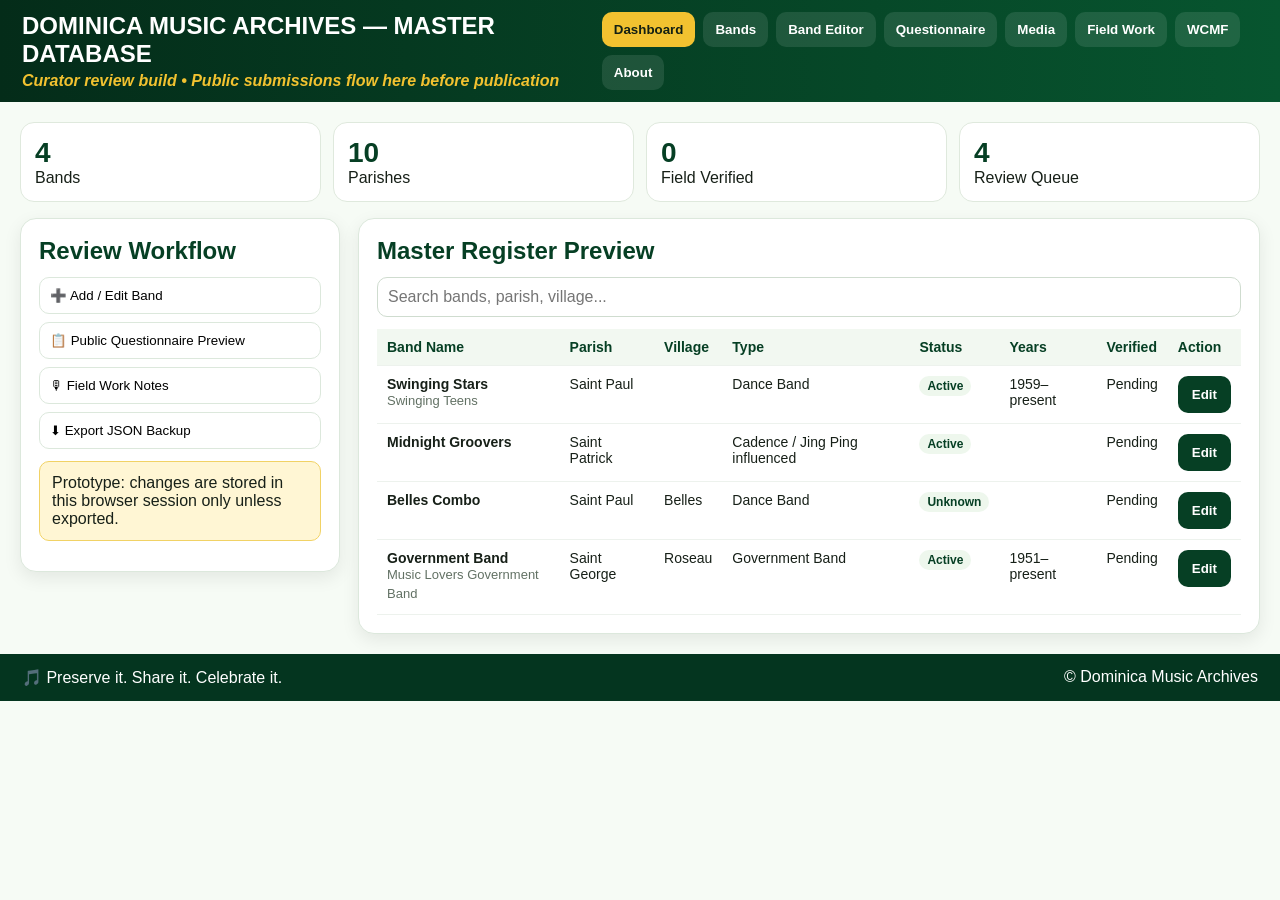
<file: index.html>
<!doctype html>
<html lang="en">
<head>
<meta charset="utf-8">
<meta name="viewport" content="width=device-width, initial-scale=1">
<title>Dominica Music Archives — Master Database</title>
<style>
:root { --green:#063f24; --gold:#f2c230; --cream:#fffdf4; --ink:#172018; --muted:#627164; }
* { box-sizing:border-box; }
body { margin:0; font-family:Arial, Helvetica, sans-serif; background:#f6fbf5; color:var(--ink); }
header { background:linear-gradient(90deg,#042c19,#07552f); color:white; padding:12px 22px; display:flex; align-items:center; gap:16px; justify-content:space-between; }
.brand h1 { margin:0; font-size:24px; }
.brand p { margin:4px 0 0; color:var(--gold); font-weight:800; font-style:italic; }
nav { display:flex; flex-wrap:wrap; gap:8px; }
nav button { border:0; background:rgba(255,255,255,.1); color:white; padding:10px 12px; border-radius:10px; font-weight:800; cursor:pointer; }
nav button.active { background:var(--gold); color:#132013; }
main { padding:20px; }
.page { display:none; }
.page.active { display:block; }
.grid { display:grid; grid-template-columns: 320px 1fr; gap:18px; align-items:start; }
.card { background:white; border:1px solid #dce8dc; border-radius:16px; box-shadow:0 6px 18px rgba(0,0,0,.08); overflow:hidden; }
.panel { padding:18px; }
h2 { color:var(--green); margin:0 0 12px; }
.stats { display:grid; grid-template-columns:repeat(4,1fr); gap:12px; margin-bottom:16px; }
.stat { background:#fff; border:1px solid #dfe9dd; border-radius:14px; padding:14px; }
.stat strong { display:block; font-size:28px; color:var(--green); }
.toolbar { display:flex; gap:10px; margin-bottom:12px; flex-wrap:wrap; }
input, select, textarea { width:100%; padding:10px; border:1px solid #cfdccf; border-radius:10px; font:inherit; }
textarea { min-height:90px; }
button.primary { background:var(--green); color:white; border:0; border-radius:10px; padding:11px 14px; font-weight:900; cursor:pointer; }
button.gold { background:var(--gold); color:#152015; border:0; border-radius:10px; padding:11px 14px; font-weight:900; cursor:pointer; }
table { width:100%; border-collapse:collapse; font-size:14px; }
th, td { border-bottom:1px solid #edf2ed; padding:10px; text-align:left; vertical-align:top; }
th { background:#f2f8f1; color:var(--green); position:sticky; top:0; }
.badge { display:inline-block; border-radius:999px; padding:3px 8px; background:#eef7ed; color:var(--green); font-weight:800; font-size:12px; }
.form-grid { display:grid; grid-template-columns:repeat(2,1fr); gap:12px; }
label { font-size:13px; color:var(--green); font-weight:900; display:block; margin-bottom:4px; }
.notice { padding:12px; background:#fff6d4; border:1px solid #f1d265; border-radius:10px; margin:12px 0; }
.small { color:var(--muted); font-size:13px; line-height:1.45; }
.sidebar button { display:block; width:100%; margin-bottom:8px; text-align:left; background:white; border:1px solid #dce8dc; border-radius:10px; padding:10px; cursor:pointer; }
.sidebar button:hover { background:#f5fff4; }
footer { padding:14px 22px; background:#04351f; color:white; display:flex; justify-content:space-between; gap:12px; }
@media(max-width:900px) { .grid { grid-template-columns:1fr; } .stats { grid-template-columns:repeat(2,1fr); } .form-grid { grid-template-columns:1fr; } }
</style>
</head>
<body>
<header>
  <div class="brand">
    <h1>DOMINICA MUSIC ARCHIVES — MASTER DATABASE</h1>
    <p>Curator review build • Public submissions flow here before publication</p>
  </div>
  <nav>
    <button class="nav active" data-page="dashboard">Dashboard</button>
    <button class="nav" data-page="bands">Bands</button>
    <button class="nav" data-page="editor">Band Editor</button>
    <button class="nav" data-page="questionnaire">Questionnaire</button>
    <button class="nav" data-page="media">Media</button>
    <button class="nav" data-page="fieldwork">Field Work</button>
    <button class="nav" data-page="wcmf">WCMF</button>
    <button class="nav" data-page="about">About</button>
  </nav>
</header>

<main>
<section id="dashboard" class="page active">
  <div class="stats">
    <div class="stat"><strong id="statBands">0</strong>Bands</div>
    <div class="stat"><strong>10</strong>Parishes</div>
    <div class="stat"><strong id="statVerified">0</strong>Field Verified</div>
    <div class="stat"><strong id="statQueue">0</strong>Review Queue</div>
  </div>
  <div class="grid">
    <aside class="card panel sidebar">
      <h2>Review Workflow</h2>
      <button onclick="showPage('editor')">➕ Add / Edit Band</button>
      <button onclick="showPage('questionnaire')">📋 Public Questionnaire Preview</button>
      <button onclick="showPage('fieldwork')">🎙 Field Work Notes</button>
      <button onclick="exportJSON()">⬇ Export JSON Backup</button>
      <div class="notice">Prototype: changes are stored in this browser session only unless exported.</div>
    </aside>
    <section class="card panel">
      <h2>Master Register Preview</h2>
      <div class="toolbar"><input id="dashSearch" placeholder="Search bands, parish, village..." oninput="renderTable('dashTable', this.value)"></div>
      <div style="max-height:520px; overflow:auto;"><table id="dashTable"></table></div>
    </section>
  </div>
</section>

<section id="bands" class="page">
  <div class="card panel">
    <h2>Searchable Band Directory</h2>
    <div class="toolbar">
      <input id="bandSearch" placeholder="Search band, parish, village, status..." oninput="renderTable('bandTable', this.value)">
      <button class="primary" onclick="showPage('editor')">Add New Band</button>
      <button class="gold" onclick="exportJSON()">Export</button>
    </div>
    <div style="max-height:650px; overflow:auto;"><table id="bandTable"></table></div>
  </div>
</section>

<section id="editor" class="page">
  <div class="card panel">
    <h2>Band Editor</h2>
    <p class="small">Curator/admin use: Identity, Location, Description/Repertoire, Contact/Media, Internal Research, and Field Verification.</p>
    <div class="form-grid">
      <div><label>Band Name *</label><input id="eBandName"></div>
      <div><label>Also Known As</label><input id="eAlso"></div>
      <div><label>Band Type *</label><select id="eType"><option>Band</option><option>Steel Band</option><option>Chorale Group</option><option>Government Band</option><option>Dance Band</option><option>Cadence</option><option>Bouyon</option></select></div>
      <div><label>Status</label><select id="eStatus"><option>Unknown</option><option>Active</option><option>Dissolved</option><option>Inactive</option></select></div>
      <div><label>Active Years</label><input id="eYears" placeholder="e.g. 1965–1983 or 1978–present"></div>
      <div><label>Parish *</label><select id="eParish"><option>Saint John</option><option>Saint Andrew</option><option>Saint Peter</option><option>Saint Joseph</option><option>Saint David</option><option>Saint Paul</option><option>Saint George</option><option>Saint Patrick</option><option>Saint Luke</option><option>Saint Mark</option></select></div>
      <div><label>Village / Community</label><input id="eVillage"></div>
      <div><label>Leader / Contact Name</label><input id="eLeader"></div>
      <div style="grid-column:1/-1"><label>Description / Ethnographic Notes</label><textarea id="eDesc"></textarea></div>
      <div><label>Instruments</label><textarea id="eInstruments"></textarea></div>
      <div><label>Members</label><textarea id="eMembers"></textarea></div>
      <div><label>Image URL</label><input id="eImage"></div>
      <div><label>Audio URL</label><input id="eAudio"></div>
      <div style="grid-column:1/-1"><label>Internal Notes</label><textarea id="eInternal"></textarea></div>
      <div><label><input type="checkbox" id="eVerified" style="width:auto"> Field-Verified Entry</label></div>
    </div>
    <br><button class="primary" onclick="saveBand()">Save Band</button>
    <button class="gold" onclick="clearEditor()">Clear</button>
    <div class="notice">No delete button in this proof. Admin deletion can be added later behind protection.</div>
  </div>
</section>

<section id="questionnaire" class="page">
  <div class="card panel">
    <h2>Questionnaire — Contribute to the Research</h2>
    <p>Help document the history of music and bands in Dominica. Share what you know — from interview, memory, or knowledge of a musician or band.</p>
    <div class="form-grid">
      <div><label>Your Name</label><input placeholder="Optional — helps us follow up"></div>
      <div><label>Your Role / Connection</label><select><option>Select...</option><option>Musician</option><option>Family Member</option><option>Band Leader</option><option>Historian</option><option>Fan / Community Member</option></select></div>
      <div><label>Contact Email or Phone</label><input placeholder="Optional — for follow-up only"></div>
      <div><label>Band Name *</label><input></div>
      <div><label>Also Known As</label><input placeholder="Aliases, abbreviations, alternate spellings"></div>
      <div><label>Band Type / Genre</label><select><option>Select type...</option><option>Dance Band</option><option>Steel Band</option><option>Chorale Group</option><option>Cadence</option><option>Bouyon</option><option>Government Band</option></select></div>
      <div><label>Status</label><select><option>Select...</option><option>Active</option><option>Dissolved</option><option>Unknown</option></select></div>
      <div><label>Active Years</label><input placeholder="e.g. 1965–1983, or 1978–present"></div>
      <div><label>Parish</label><select><option>Select parish...</option><option>Saint John</option><option>Saint Andrew</option><option>Saint Peter</option><option>Saint Joseph</option><option>Saint David</option><option>Saint Paul</option><option>Saint George</option><option>Saint Patrick</option><option>Saint Luke</option><option>Saint Mark</option></select></div>
      <div><label>Village or Community</label><input></div>
      <div><label>Band Leader / Founder</label><input></div>
      <div><label>Instruments Used</label><input></div>
      <div style="grid-column:1/-1"><label>Key Members</label><textarea placeholder="Names of notable or founding members you can recall"></textarea></div>
      <div style="grid-column:1/-1"><label>Performance Contexts</label><textarea placeholder="When and where did this band typically perform?"></textarea></div>
      <div style="grid-column:1/-1"><label>Repertoire</label><textarea placeholder="Songs, rhythms, or musical styles associated with this band"></textarea></div>
      <div style="grid-column:1/-1"><label>History & Context</label><textarea placeholder="Formation story, cultural significance, reason for dissolution, known recordings, sources, additional notes"></textarea></div>
    </div>
    <br><button class="primary">Submit Band Information to Review Queue</button>
    <div class="notice">Prototype only: final version will send this directly to the Master Database review queue.</div>
  </div>
</section>

<section id="media" class="page"><div class="card panel"><h2>Media Library</h2><p>Photo, audio, flyer, album cover and document upload structure will live here.</p><input type="file" multiple><div class="notice">Prototype upload only. Final version will store files in approved cloud storage.</div></div></section>
<section id="fieldwork" class="page"><div class="card panel"><h2>Field Work</h2><p>Use this area for Dominica trip notes, interview logs, elder musician meetings, parish visits, and pending verification.</p><textarea placeholder="Field notes..."></textarea><br><br><button class="primary">Save Field Note</button></div></section>
<section id="wcmf" class="page"><div class="card panel"><h2>WCMF Archive</h2><p>Placeholder for WCMF posters, nights, performers, and management collaboration material.</p><div class="notice">Recommended structure: Year → Night 1 / Night 2 / Night 3 → Artists → Posters → Notes.</div></div></section>
<section id="about" class="page"><div class="card panel"><h2>About This Archive</h2><p><b>History of Music & Bands in the Commonwealth of Dominica</b> documents Dominican band culture from the 1930s to the 2000s and beyond.</p><p>The archive is band-centered, parish-aware, and contributor-supported. Public submissions are reviewed before publication.</p></div></section>
</main>

<footer><span>🎵 Preserve it. Share it. Celebrate it.</span><span>© Dominica Music Archives</span></footer>

<script>
let records = [{"id": 1, "bandName": "Swinging Stars", "alsoKnownAs": "Swinging Teens", "bandType": "Dance Band", "status": "Active", "activeYears": "1959–present", "parish": "Saint Paul", "village": "", "description": "Founder/lineage details pending curator verification.", "leader": "Bing Casimir / Norman Letang lineage", "instruments": "Trumpet, saxophone, rhythm section", "members": "", "verified": false}, {"id": 2, "bandName": "Midnight Groovers", "alsoKnownAs": "", "bandType": "Cadence / Jing Ping influenced", "status": "Active", "activeYears": "", "parish": "Saint Patrick", "village": "", "description": "Parish correction noted: associated with Saint Patrick.", "leader": "", "instruments": "", "members": "", "verified": false}, {"id": 3, "bandName": "Belles Combo", "alsoKnownAs": "", "bandType": "Dance Band", "status": "Unknown", "activeYears": "", "parish": "Saint Paul", "village": "Belles", "description": "Vintage photo/reference pending archival verification.", "leader": "", "instruments": "", "members": "", "verified": false}, {"id": 4, "bandName": "Government Band", "alsoKnownAs": "Music Lovers Government Band", "bandType": "Government Band", "status": "Active", "activeYears": "1951–present", "parish": "Saint George", "village": "Roseau", "description": "Institutional band lineage and ceremonial tradition.", "leader": "", "instruments": "Brass, percussion, woodwinds", "members": "R. Richards; A. Richards; Clayton Balthazar; Francis Richards; others pending verification", "verified": false}];
let editId = null;
function showPage(id) {
  document.querySelectorAll('.page').forEach(p => p.classList.remove('active'));
  document.getElementById(id).classList.add('active');
  document.querySelectorAll('.nav').forEach(n => n.classList.toggle('active', n.dataset.page === id));
  window.scrollTo(0,0);
}
document.querySelectorAll('.nav').forEach(btn => btn.addEventListener('click', () => showPage(btn.dataset.page)));
function renderStats() {
  document.getElementById('statBands').textContent = records.length;
  document.getElementById('statVerified').textContent = records.filter(r => r.verified).length;
  document.getElementById('statQueue').textContent = records.filter(r => !r.verified).length;
}
function esc(v) { return String(v ?? '').replace(/[&<>"']/g, m => ({'&':'&amp;','<':'&lt;','>':'&gt;','"':'&quot;',"'":'&#39;'}[m])); }
function renderTable(id, term='') {
  const t = document.getElementById(id);
  term = (term || '').toLowerCase();
  const filtered = records.filter(r => JSON.stringify(r).toLowerCase().includes(term)).slice(0, 250);
  t.innerHTML = `<thead><tr><th>Band Name</th><th>Parish</th><th>Village</th><th>Type</th><th>Status</th><th>Years</th><th>Verified</th><th>Action</th></tr></thead>` +
    `<tbody>` + filtered.map(r => `<tr>
      <td><b>${esc(r.bandName)}</b><br><span class="small">${esc(r.alsoKnownAs)}</span></td>
      <td>${esc(r.parish)}</td><td>${esc(r.village)}</td><td>${esc(r.bandType)}</td>
      <td><span class="badge">${esc(r.status)}</span></td><td>${esc(r.activeYears)}</td>
      <td>${r.verified ? '✅' : 'Pending'}</td>
      <td><button class="primary" onclick="editBand(${r.id})">Edit</button></td>
    </tr>`).join('') + `</tbody>`;
}
function editBand(id) {
  const r = records.find(x => x.id === id); if(!r) return; editId = id;
  eBandName.value = r.bandName || ''; eAlso.value = r.alsoKnownAs || ''; eType.value = r.bandType || 'Band';
  eStatus.value = r.status || 'Unknown'; eYears.value = r.activeYears || ''; eParish.value = r.parish || 'Saint John';
  eVillage.value = r.village || ''; eLeader.value = r.leader || ''; eDesc.value = r.description || '';
  eInstruments.value = r.instruments || ''; eMembers.value = r.members || ''; eVerified.checked = !!r.verified;
  showPage('editor');
}
function saveBand() {
  const data = { id: editId || (Math.max(...records.map(r=>r.id),0)+1), bandName:eBandName.value, alsoKnownAs:eAlso.value, bandType:eType.value, status:eStatus.value, activeYears:eYears.value, parish:eParish.value, village:eVillage.value, leader:eLeader.value, description:eDesc.value, instruments:eInstruments.value, members:eMembers.value, verified:eVerified.checked };
  if(editId) records = records.map(r => r.id === editId ? {...r, ...data} : r); else records.unshift(data);
  editId = null; renderAll(); alert('Band saved in this prototype session. Export JSON to preserve changes.'); showPage('bands');
}
function clearEditor() {
  editId = null; document.querySelectorAll('#editor input, #editor textarea').forEach(el => { if(el.type==='checkbox') el.checked=false; else el.value=''; });
}
function exportJSON() {
  const blob = new Blob([JSON.stringify(records, null, 2)], {type:'application/json'});
  const a = document.createElement('a'); a.href = URL.createObjectURL(blob); a.download = 'dominica-music-archive-master-database-export.json'; a.click();
}
function renderAll() { renderStats(); renderTable('dashTable', document.getElementById('dashSearch')?.value || ''); renderTable('bandTable', document.getElementById('bandSearch')?.value || ''); }
renderAll();
</script>
</body>
</html>
</file>
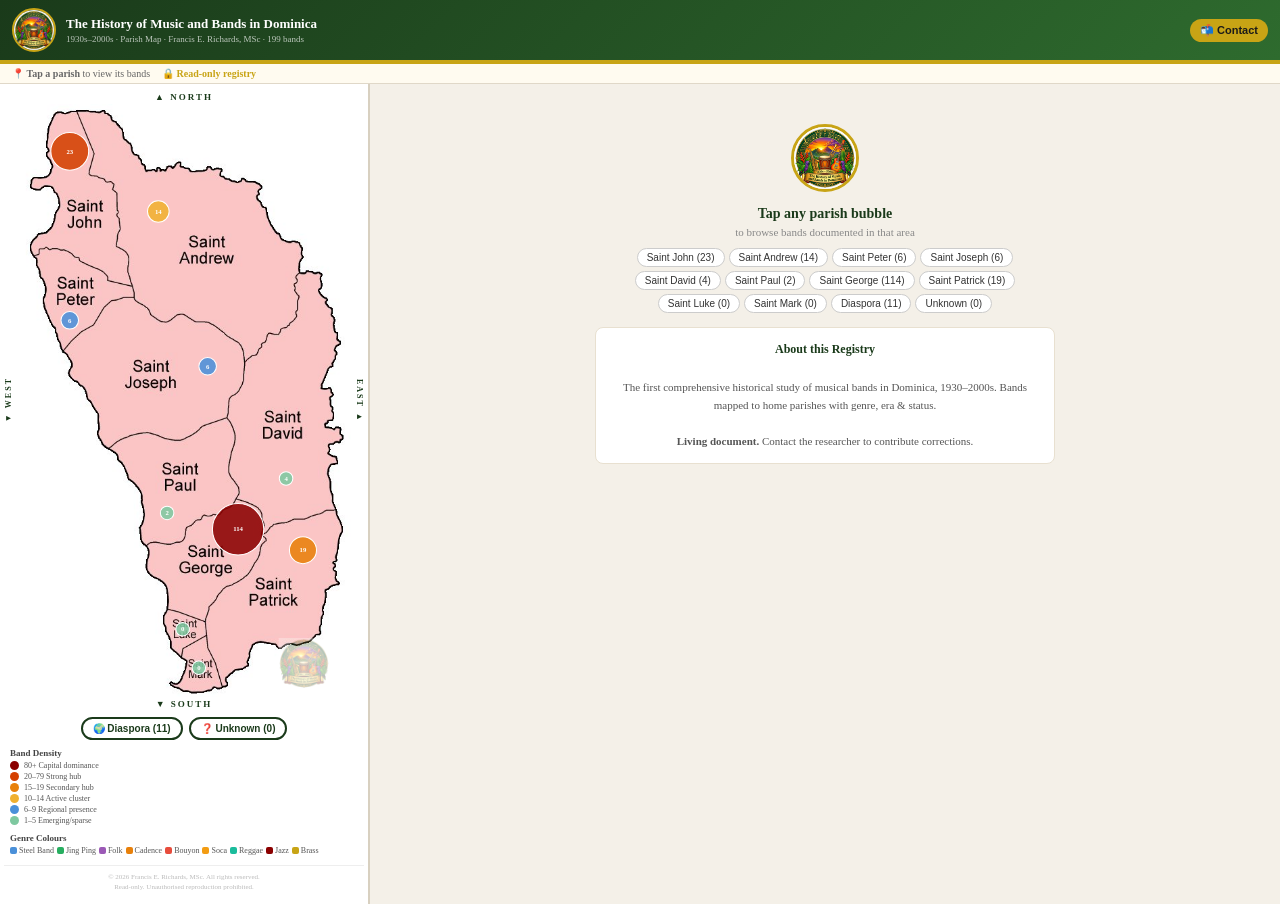
<file: Dominica Music Bands.html>
<!DOCTYPE html>
<html lang="en">
<head>
<meta charset="UTF-8"/>
<meta name="viewport" content="width=device-width,initial-scale=1.0"/>
<title>Music &amp; Bands in Dominica</title>
<style>
*{box-sizing:border-box;margin:0;padding:0}
body{font-family:Georgia,serif;background:#f4f0e8;color:#222}
#hdr{background:linear-gradient(135deg,#1a3a1a,#2e6b2e);color:#fff;padding:8px 12px;display:flex;align-items:center;gap:10px;border-bottom:4px solid #c8a415;flex-wrap:nowrap}
#hdr img{height:44px;width:44px;border-radius:50%;border:2px solid #c8a415;flex-shrink:0;object-fit:cover}
#ht{flex:1;min-width:0;overflow:hidden}
#ht h1{font-size:13px;line-height:1.3;white-space:nowrap;overflow:hidden;text-overflow:ellipsis}
#ht p{font-size:9px;opacity:.7;margin-top:1px;white-space:nowrap;overflow:hidden;text-overflow:ellipsis}
#cbtn{background:#c8a415;border:none;color:#1a1a1a;padding:5px 10px;border-radius:14px;cursor:pointer;font-size:11px;font-weight:bold;white-space:nowrap;flex-shrink:0}
#ntc{background:#fffbf0;border-bottom:1px solid #e0d8c8;padding:4px 12px;font-size:10px;color:#666;display:flex;gap:12px;flex-wrap:wrap}
.lk{color:#c8a415;font-weight:bold}
#main{display:flex;height:calc(100vh - 80px)}
#mc{width:370px;min-width:340px;flex-shrink:0;background:#fff;border-right:2px solid #d8d0c0;padding:6px 4px;overflow-y:auto;display:flex;flex-direction:column;align-items:center}
#bc{flex:1;padding:12px 14px;overflow-y:auto}
#map-svg{width:100%;height:auto;display:block;max-width:340px}
.cmp{font-size:9px;font-weight:bold;color:#1a3a1a;letter-spacing:2px;margin:2px 0;text-align:center}
#mw{display:flex;align-items:center;gap:2px;width:100%}
.cs{font-size:8px;font-weight:bold;color:#1a3a1a;writing-mode:vertical-rl;letter-spacing:2px;flex-shrink:0}
.cs.w{transform:rotate(180deg)}
#dbtns{display:flex;gap:6px;margin-top:6px;flex-wrap:wrap;justify-content:center}
.tbtn{padding:4px 10px;border-radius:14px;font-size:10px;font-weight:bold;border:2px solid #1a3a1a;cursor:pointer;background:#fff;color:#1a3a1a}
.tbtn.on{background:#1a3a1a;color:#fff}
#leg{margin-top:8px;width:100%;padding:0 6px}
#leg h4{font-size:9px;font-weight:bold;color:#444;margin-bottom:3px}
.lr{display:flex;align-items:center;gap:5px;margin-bottom:2px}
.ld{width:9px;height:9px;border-radius:50%;flex-shrink:0}
.lt{font-size:8px;color:#555}
#gl{margin-top:6px;width:100%;padding:0 6px}
.gtt{font-size:9px;font-weight:bold;color:#444;margin-bottom:3px}
.gts{display:flex;flex-wrap:wrap;gap:3px}
.gd{width:7px;height:7px;border-radius:2px;display:inline-block}
.gll{font-size:8px;color:#555}
#cp{margin-top:8px;font-size:7px;color:#bbb;text-align:center;border-top:1px solid #eee;padding-top:6px;width:100%;line-height:1.5}
#es{text-align:center;margin-top:28px}
#es img{width:68px;height:68px;border-radius:50%;border:3px solid #c8a415;margin-bottom:10px;object-fit:cover}
#es h2{font-size:14px;color:#1a3a1a}
#es p{font-size:11px;color:#888;margin-top:4px}
#pbtns{display:flex;flex-wrap:wrap;gap:4px;justify-content:center;max-width:460px;margin:10px auto 0}
.pb{padding:3px 9px;border-radius:13px;font-size:10px;border:1px solid #ccc;background:#fff;cursor:pointer;color:#333}
.pb:hover{background:#1a3a1a;color:#fff}
#ab{max-width:460px;margin:14px auto 0;background:#fff;border-radius:8px;padding:12px 14px;border:1px solid #e8e0d0;font-size:11px;color:#555;line-height:1.65}
#pv{display:none}
#ph{background:linear-gradient(90deg,#1a3a1a,#2e6b2e);color:#fff;border-radius:8px;padding:9px 12px;margin-bottom:10px;display:flex;justify-content:space-between;align-items:center}
#phl{display:flex;align-items:center;gap:8px}
#phl img{width:28px;height:28px;border-radius:50%;border:2px solid #c8a415;flex-shrink:0;object-fit:cover}
#pht{font-size:15px;font-weight:bold}
#phs{font-size:10px;opacity:.82;margin-top:1px}
#xcl{background:rgba(255,255,255,.2);border:none;color:#fff;border-radius:50%;width:24px;height:24px;cursor:pointer;font-size:18px;line-height:1}
#flt{display:flex;gap:6px;margin-bottom:8px;flex-wrap:wrap}
#si{flex:1;min-width:110px;padding:6px 8px;border-radius:6px;border:1px solid #ccc;font-size:11px;font-family:Georgia,serif}
#gs{padding:6px 7px;border-radius:6px;border:1px solid #ccc;font-size:11px;font-family:Georgia,serif}
#rc{font-size:10px;color:#999;margin-bottom:6px}
.bcard{background:#fff;border-radius:6px;padding:8px 11px;margin-bottom:5px;border:1px solid #e8e0d0;border-left:4px solid #888}
.bn{font-weight:bold;font-size:12px;color:#1a3a1a}
.bm{display:flex;gap:4px;margin-top:3px;flex-wrap:wrap;align-items:center}
.gb{font-size:8px;padding:1px 5px;border-radius:8px;font-weight:bold}
.yt{font-size:9px;color:#888}
.lt2{font-size:9px;color:#aaa}
.sb{font-size:8px;padding:1px 5px;border-radius:6px}
.et{font-size:9px;color:#bbb;margin-top:2px}
.nt{font-size:9px;color:#777;margin-top:3px;font-style:italic;border-top:1px solid #f0ece4;padding-top:3px}
#cb2{margin-top:10px;background:#fffbf0;border-radius:6px;border:1px solid #e0d8c8;padding:9px 12px;font-size:10px;color:#666}
#cb2 a{color:#c8a415;font-weight:bold;cursor:pointer}
/* Mobile */
#mdb{display:none;width:100%;align-items:center;justify-content:center;gap:8px;padding:11px;background:linear-gradient(90deg,#1a3a1a,#2e6b2e);color:#fff;border:none;font-size:13px;font-weight:bold;cursor:pointer;font-family:Georgia,serif}
#mdb .arr{transition:transform .25s}
#mdb.open .arr{transform:rotate(180deg)}
@media(max-width:680px){
  #main{flex-direction:column;height:auto}
  #mc{width:100%;min-width:unset;border-right:none;border-bottom:2px solid #d8d0c0;max-height:none;overflow-y:visible}
  #map-svg{max-width:100%}
  #bc{display:none;width:100%;padding:10px}
  #bc.open{display:block}
  #mdb{display:flex}
  #ht h1{font-size:12px}
  #ntc .hd{display:none}
}
/* Modal */
#mo{display:none;position:fixed;inset:0;background:rgba(0,0,0,.58);z-index:999;align-items:center;justify-content:center}
#mo.show{display:flex}
#md{background:#fff;border-radius:12px;padding:20px;width:400px;max-width:92vw}
#mdh{display:flex;justify-content:space-between;margin-bottom:11px}
#mdt{font-size:13px;font-weight:bold;color:#1a3a1a}
#mds2{font-size:10px;color:#888;margin-top:1px}
#mdc{background:none;border:none;font-size:20px;cursor:pointer;color:#aaa;line-height:1}
#rcard{background:linear-gradient(135deg,#1a3a1a,#2e6b2e);border-radius:8px;padding:11px 14px;color:#fff;margin-bottom:13px;display:flex;align-items:center;gap:10px}
#rcard img{width:42px;height:42px;border-radius:50%;border:2px solid #c8a415;object-fit:cover;flex-shrink:0}
.rn{font-weight:bold;font-size:13px}
.rt{font-size:10px;opacity:.8;margin-top:1px}
.rs{font-size:9px;opacity:.62;margin-top:1px;font-style:italic}
#cn{font-size:11px;color:#555;line-height:1.6;margin-bottom:12px}
.cl{display:flex;align-items:center;gap:9px;background:#f9f6f0;border-radius:7px;padding:8px 11px;border:1px solid #e8e0d0;text-decoration:none;color:#1a3a1a;margin-bottom:5px}
.ci{font-size:16px}
.cll{font-size:8px;color:#999;font-weight:bold;text-transform:uppercase}
.clv{font-size:11px;font-weight:bold}
.ca{margin-left:auto;color:#c8a415}
#cpn{margin-top:9px;padding:7px 10px;background:#fff8e7;border-radius:6px;border:1px solid #e8d8a0;font-size:9px;color:#888;line-height:1.5}
#mcb{float:right;margin-top:11px;padding:6px 16px;border-radius:6px;border:none;background:#1a3a1a;color:#fff;cursor:pointer;font-size:11px;font-weight:bold}
</style>
</head>
<body>
<div id="hdr">
  <img src="[data-uri]" alt="Logo"/>
  <div id="ht">
    <h1>The History of Music and Bands in Dominica</h1>
    <p>1930s–2000s &middot; Parish Map &middot; Francis E. Richards, MSc &middot; <span id="hcnt"></span></p>
  </div>
  <button id="cbtn" onclick="oM()">📬 Contact</button>
</div>
<div id="ntc">
  <span>📍 <b>Tap a parish</b> to view its bands</span>
  <span class="lk hd">🔒 Read-only registry</span>
</div>

<div id="main">
  <div id="mc">
    <div class="cmp">▲ NORTH</div>
    <div id="mw">
      <div class="cs w">◄ WEST</div>
      <svg id="map-svg" viewBox="0 0 500 877">
        <image href="[data-uri]" x="0" y="0" width="500" height="877" preserveAspectRatio="xMidYMid meet"/>
        <image href="[data-uri]" x="390" y="790" width="75" height="75" opacity="0.3"/>
        <g id="tt" style="display:none">
          <rect id="ttr" rx="4" fill="rgba(26,58,26,0.9)"/>
          <text id="ttt" fill="white" font-size="10" font-weight="bold" text-anchor="middle" dominant-baseline="middle"/>
        </g>
        <g id="bubs"></g>
      </svg>
      <div class="cs">EAST ►</div>
    </div>
    <div class="cmp">▼ SOUTH</div>
    <div id="dbtns">
      <button class="tbtn" data-tag="Diaspora" onclick="sel('Diaspora')">🌍 Diaspora (<span id="cd">0</span>)</button>
      <button class="tbtn" data-tag="Unknown" onclick="sel('Unknown')">❓ Unknown (<span id="cu">0</span>)</button>
    </div>
    <div id="leg">
      <h4>Band Density</h4>
      <div class="lr"><div class="ld" style="background:#8b0000"></div><span class="lt">80+ Capital dominance</span></div>
      <div class="lr"><div class="ld" style="background:#d44000"></div><span class="lt">20–79 Strong hub</span></div>
      <div class="lr"><div class="ld" style="background:#e8800a"></div><span class="lt">15–19 Secondary hub</span></div>
      <div class="lr"><div class="ld" style="background:#f0b030"></div><span class="lt">10–14 Active cluster</span></div>
      <div class="lr"><div class="ld" style="background:#4a90d9"></div><span class="lt">6–9 Regional presence</span></div>
      <div class="lr"><div class="ld" style="background:#7ec8a0"></div><span class="lt">1–5 Emerging/sparse</span></div>
    </div>
    <div id="gl"><p class="gtt">Genre Colours</p><div class="gts" id="gkey"></div></div>
    <div id="cp">© 2026 Francis E. Richards, MSc. All rights reserved.<br/>Read-only. Unauthorised reproduction prohibited.</div>
  </div>

  <button id="mdb" onclick="tD()"><span id="dlbl">🎵 Tap to view bands</span><span class="arr">▼</span></button>

  <div id="bc">
    <div id="es">
      <img src="[data-uri]" alt="Logo"/>
      <h2>Tap any parish bubble</h2>
      <p>to browse bands documented in that area</p>
      <div id="pbtns"></div>
      <div id="ab"><strong style="color:#1a3a1a;font-size:12px">About this Registry</strong><br/><br/>
      The first comprehensive historical study of musical bands in Dominica, 1930–2000s.
      Bands mapped to home parishes with genre, era &amp; status.<br/><br/>
      <b>Living document.</b> Contact the researcher to contribute corrections.</div>
    </div>
    <div id="pv" style="display:none">
      <div id="ph">
        <div id="phl"><img src="[data-uri]" alt=""/><div><div id="pht"></div><div id="phs"></div></div></div>
        <button id="xcl" onclick="clr()">×</button>
      </div>
      <div id="flt">
        <input id="si" type="text" placeholder="Search band…" oninput="rB()"/>
        <select id="gs" onchange="rB()"><option value="All">All Genres</option></select>
      </div>
      <div id="rc"></div>
      <div id="bl"></div>
      <div id="cb2"><b style="color:#1a3a1a">Know something we don&rsquo;t?</b><br/>Bands in this parish? <a onclick="oM()">Contact the researcher</a>.</div>
    </div>
  </div>
</div>

<div id="mo" onclick="if(event.target===this)cM()">
  <div id="md">
    <div id="mdh"><div><div id="mdt">📬 Contact the Researcher</div><div id="mds2">Contributions &amp; enquiries</div></div><button id="mdc" onclick="cM()">×</button></div>
    <div id="rcard"><img src="[data-uri]" alt=""/><div><div class="rn">Francis E. Richards, MSc</div><div class="rt">Principal Investigator</div><div class="rs">Music &amp; Bands in Dominica, 1930s–2000s</div></div></div>
    <p id="cn">Submit a correction, additional information, or research enquiry directly to the Principal Investigator.</p>
    <a class="cl" href="mailto:francis.richards2011@gmail.com"><span class="ci">✉️</span><div><div class="cll">Email</div><div class="clv">francis.richards2011@gmail.com</div></div><span class="ca">→</span></a>
    <a class="cl" href="tel:+12103860779"><span class="ci">📞</span><div><div class="cll">Phone (USA)</div><div class="clv">+1 (210) 386-0779</div></div><span class="ca">→</span></a>
    <a class="cl" href="https://wa.me/17672754587" target="_blank"><span class="ci">💬</span><div><div class="cll">WhatsApp</div><div class="clv">+1 (767) 275-4587</div></div><span class="ca">→</span></a>
    <div id="cpn">🔒 © 2026 Francis E. Richards, MSc. Read-only.</div>
    <button id="mcb" onclick="cM()">Close</button>
  </div>
</div>

<script>
const BANDS=[{"name": "Peter Richards Group", "location": "New York", "founded_year": "1960", "dissolved_year": "", "genre": "Jing Ping", "era": "1960s–2000s", "status": "Unknown", "notes": ""}, {"name": "Morill Lecointe", "location": "Colihaut", "founded_year": "1960", "dissolved_year": "", "genre": "Jing Ping", "era": "1960s–2000s", "status": "Unknown", "notes": ""}, {"name": "Mahaut Jing Ping", "location": "Mahaut", "founded_year": "1960", "dissolved_year": "", "genre": "Jing Ping", "era": "1960s–2000s", "status": "Unknown", "notes": ""}, {"name": "Tradibelle Cultural Group", "location": "Grandbay", "founded_year": "1960", "dissolved_year": "", "genre": "Folk Heritage / Chorale", "era": "1960s–2000s", "status": "Unknown", "notes": ""}, {"name": "Esso Steel Band", "location": "Roseau", "founded_year": "1950", "dissolved_year": "2000", "genre": "Steel Band", "era": "1950s–2000s", "status": "Dissolved", "notes": ""}, {"name": "Limacol Steel Band", "location": "Roseau", "founded_year": "1950", "dissolved_year": "2000", "genre": "Steel Band", "era": "1950s–2000s", "status": "Dissolved", "notes": ""}, {"name": "Shell Steel Band", "location": "Roseau", "founded_year": "1950", "dissolved_year": "2000", "genre": "Steel Band", "era": "1950s–2000s", "status": "Dissolved", "notes": ""}, {"name": "Regent Steel Band", "location": "Roseau", "founded_year": "1950", "dissolved_year": "2000", "genre": "Steel Band", "era": "1950s–2000s", "status": "Dissolved", "notes": ""}, {"name": "Vauxhall Harmonicats", "location": "Roseau", "founded_year": "1950", "dissolved_year": "2000", "genre": "Steel Band", "era": "1950s–2000s", "status": "Dissolved", "notes": ""}, {"name": "Old Oak Steel Band", "location": "Roseau", "founded_year": "1950", "dissolved_year": "2000", "genre": "Steel Band", "era": "1950s–2000s", "status": "Dissolved", "notes": ""}, {"name": "D-Special Steel Band", "location": "Roseau", "founded_year": "1950", "dissolved_year": "2000", "genre": "Steel Band", "era": "1950s–2000s", "status": "Dissolved", "notes": ""}, {"name": "Asto Cats Steel Band", "location": "Roseau", "founded_year": "1950", "dissolved_year": "2000", "genre": "Steel Band", "era": "1950s–2000s", "status": "Dissolved", "notes": ""}, {"name": "Chocolate County Steel Band", "location": "Roseau", "founded_year": "1950", "dissolved_year": "2000", "genre": "Steel Band", "era": "1950s–2000s", "status": "Dissolved", "notes": ""}, {"name": "Fanta Pan Steel Band", "location": "Roseau", "founded_year": "1950", "dissolved_year": "2000", "genre": "Steel Band", "era": "1950s–2000s", "status": "Dissolved", "notes": ""}, {"name": "Phaze 5 Steel Band", "location": "Roseau", "founded_year": "1950", "dissolved_year": "2000", "genre": "Steel Band", "era": "1950s–2000s", "status": "Dissolved", "notes": ""}, {"name": "Panalec Steel Band", "location": "Roseau", "founded_year": "1950", "dissolved_year": "2000", "genre": "Steel Band", "era": "1950s–2000s", "status": "Dissolved", "notes": ""}, {"name": "Pan in Harmony", "location": "Roseau", "founded_year": "1950", "dissolved_year": "2000", "genre": "Steel Band", "era": "1950s–2000s", "status": "Dissolved", "notes": ""}, {"name": "Elijah (Licja Steel Band)", "location": "Colihaut", "founded_year": "1950", "dissolved_year": "2000", "genre": "Steel Band", "era": "1950s–2000s", "status": "Dissolved", "notes": ""}, {"name": "Sout Stars Steel Band", "location": "Pointe Michel", "founded_year": "1950", "dissolved_year": "2000", "genre": "Steel Band", "era": "1950s–2000s", "status": "Dissolved", "notes": ""}, {"name": "Londonderry Steel Harmonites", "location": "Londonderry - Wesley", "founded_year": "1950", "dissolved_year": "2000", "genre": "Steel Band", "era": "1950s–2000s", "status": "Dissolved", "notes": ""}, {"name": "Gutter Jing Ping", "location": "Roseau", "founded_year": "1960", "dissolved_year": "", "genre": "Jing Ping", "era": "1960s–2000s", "status": "Unknown", "notes": ""}, {"name": "Sugar Fire Jing Ping", "location": "Roseau", "founded_year": "1960", "dissolved_year": "", "genre": "Jing Ping", "era": "1960s–2000s", "status": "Unknown", "notes": ""}, {"name": "New Town Jing Ping", "location": "Roseau", "founded_year": "1960", "dissolved_year": "", "genre": "Jing Ping", "era": "1960s–2000s", "status": "Unknown", "notes": ""}, {"name": "Colihaut Jing Ping", "location": "Colihaut", "founded_year": "1960", "dissolved_year": "", "genre": "Jing Ping", "era": "1960s–2000s", "status": "Unknown", "notes": ""}, {"name": "Warner Jing Ping", "location": "Warner", "founded_year": "1960", "dissolved_year": "", "genre": "Jing Ping", "era": "1960s–2000s", "status": "Unknown", "notes": ""}, {"name": "Giraudel Jing Ping", "location": "Giraudel", "founded_year": "1960", "dissolved_year": "", "genre": "Jing Ping", "era": "1960s–2000s", "status": "Unknown", "notes": ""}, {"name": "Sisserou Singers", "location": "Roseau", "founded_year": "1960", "dissolved_year": "", "genre": "Folk Heritage / Chorale", "era": "1960s–2000s", "status": "Unknown", "notes": ""}, {"name": "La Jeune Etoile", "location": "Grandbay", "founded_year": "1960", "dissolved_year": "", "genre": "Folk Heritage / Chorale", "era": "1960s–2000s", "status": "Unknown", "notes": ""}, {"name": "Mystic Vibrations", "location": "Roseau", "founded_year": "2000", "dissolved_year": "", "genre": "Bouyon / Digital Era", "era": "2000s", "status": "Unknown", "notes": ""}, {"name": "Tropic Tension", "location": "Roseau", "founded_year": "2000", "dissolved_year": "", "genre": "Bouyon / Digital Era", "era": "2000s", "status": "Unknown", "notes": ""}, {"name": "Mahaut Row Row", "location": "Mahaut", "founded_year": "2000", "dissolved_year": "", "genre": "Bouyon / Digital Era", "era": "2000s", "status": "Unknown", "notes": ""}, {"name": "IC Band", "location": "Kalinago", "founded_year": "2000", "dissolved_year": "", "genre": "Bouyon / Digital Era", "era": "2000s", "status": "Unknown", "notes": ""}, {"name": "Look US Band", "location": "Trafalgar", "founded_year": "2000", "dissolved_year": "", "genre": "Bouyon / Digital Era", "era": "2000s", "status": "Unknown", "notes": ""}, {"name": "Triple Kay", "location": "Laudat", "founded_year": "2000", "dissolved_year": "", "genre": "Bouyon / Digital Era", "era": "2000s", "status": "Unknown", "notes": ""}, {"name": "Reaction One", "location": "Pointe Michel", "founded_year": "2000", "dissolved_year": "", "genre": "Bouyon / Digital Era", "era": "2000s", "status": "Unknown", "notes": ""}, {"name": "Song Masters", "location": "Good Hope", "founded_year": "2000", "dissolved_year": "", "genre": "Bouyon / Digital Era", "era": "2000s", "status": "Unknown", "notes": ""}, {"name": "Thunder Roots", "location": "Petite Savanne", "founded_year": "2000", "dissolved_year": "", "genre": "Bouyon / Digital Era", "era": "2000s", "status": "Unknown", "notes": ""}, {"name": "Digital Stars", "location": "Petite Savanne", "founded_year": "2000", "dissolved_year": "", "genre": "Bouyon / Digital Era", "era": "2000s", "status": "Unknown", "notes": ""}, {"name": "South Experience Band", "location": "Petite Savanne", "founded_year": "2000", "dissolved_year": "", "genre": "Bouyon / Digital Era", "era": "2000s", "status": "Unknown", "notes": ""}, {"name": "Cool Session Brass", "location": "St. John, USVI", "founded_year": "2000", "dissolved_year": "", "genre": "Bouyon / Digital Era", "era": "2000s", "status": "Unknown", "notes": ""}, {"name": "Damage Band", "location": "St Croix, USVI", "founded_year": "2000", "dissolved_year": "", "genre": "Bouyon / Digital Era", "era": "2000s", "status": "Unknown", "notes": ""}, {"name": "Reinjah Band", "location": "New York", "founded_year": "2000", "dissolved_year": "", "genre": "Bouyon / Digital Era", "era": "2000s", "status": "Unknown", "notes": ""}, {"name": "Royalty Band", "location": "New Jersey", "founded_year": "2000", "dissolved_year": "", "genre": "Bouyon / Digital Era", "era": "2000s", "status": "Unknown", "notes": ""}, {"name": "Gizzae", "location": "Chicago", "founded_year": "2000", "dissolved_year": "", "genre": "Bouyon / Digital Era", "era": "2000s", "status": "Unknown", "notes": ""}, {"name": "Ratik", "location": "Canada", "founded_year": "2000", "dissolved_year": "", "genre": "Bouyon / Digital Era", "era": "2000s", "status": "Unknown", "notes": ""}, {"name": "Reggae Cowboys", "location": "Canada", "founded_year": "2000", "dissolved_year": "", "genre": "Reggae", "era": "2000s", "status": "Unknown", "notes": ""}, {"name": "Eratic", "location": "Canada", "founded_year": "2000", "dissolved_year": "", "genre": "Bouyon / Digital Era", "era": "2000s", "status": "Unknown", "notes": ""}, {"name": "Sacaboyz", "location": "Florida", "founded_year": "2000", "dissolved_year": "", "genre": "Bouyon / Digital Era", "era": "2000s", "status": "Unknown", "notes": ""}, {"name": "Rough Neck", "location": "England", "founded_year": "2000", "dissolved_year": "", "genre": "Bouyon / Digital Era", "era": "2000s", "status": "Unknown", "notes": ""}, {"name": "Wasp", "location": "Roseau", "founded_year": "1988", "dissolved_year": "", "genre": "Bouyon", "era": "1988–2000s", "status": "Active", "notes": ""}, {"name": "Xtreme", "location": "Roseau", "founded_year": "1990", "dissolved_year": "", "genre": "Bouyon", "era": "1990s–2000s", "status": "Active", "notes": ""}, {"name": "WCK (Windward Caribbean Kulture)", "location": "Roseau", "founded_year": "1988", "dissolved_year": "", "genre": "Bouyon", "era": "1988–2000s", "status": "Active", "notes": "Pioneer bouyon band; Phillip brothers"}, {"name": "Rough House", "location": "Portsmouth", "founded_year": "1990", "dissolved_year": "", "genre": "Bouyon", "era": "1990s–2000s", "status": "Unknown", "notes": ""}, {"name": "Sudden Rush", "location": "Roseau", "founded_year": "1995", "dissolved_year": "", "genre": "Bouyon", "era": "1990s–2000s", "status": "Unknown", "notes": ""}, {"name": "Bello", "location": "Grandbay", "founded_year": "1992", "dissolved_year": "", "genre": "Bouyon", "era": "1990s–2000s", "status": "Unknown", "notes": ""}, {"name": "Midnight Groovers", "location": "Roseau", "founded_year": "1992", "dissolved_year": "", "genre": "Bouyon", "era": "1990s–2000s", "status": "Unknown", "notes": ""}, {"name": "Triple K", "location": "Portsmouth", "founded_year": "1993", "dissolved_year": "", "genre": "Bouyon", "era": "1990s–2000s", "status": "Unknown", "notes": ""}, {"name": "First Serenade", "location": "Grandbay", "founded_year": "1992", "dissolved_year": "", "genre": "Bouyon", "era": "1990s–2000s", "status": "Unknown", "notes": ""}, {"name": "Zion Band", "location": "Roseau", "founded_year": "1994", "dissolved_year": "", "genre": "Bouyon", "era": "1990s–2000s", "status": "Unknown", "notes": ""}, {"name": "Rebels", "location": "Marigot", "founded_year": "1991", "dissolved_year": "", "genre": "Bouyon", "era": "1990s–2000s", "status": "Unknown", "notes": ""}, {"name": "Roots Foundation", "location": "Roseau", "founded_year": "1993", "dissolved_year": "", "genre": "Bouyon", "era": "1990s–2000s", "status": "Unknown", "notes": ""}, {"name": "Roots Vibration", "location": "Colihaut", "founded_year": "1993", "dissolved_year": "", "genre": "Bouyon", "era": "1990s–2000s", "status": "Unknown", "notes": ""}, {"name": "Resolution", "location": "Portsmouth", "founded_year": "1994", "dissolved_year": "", "genre": "Bouyon", "era": "1990s–2000s", "status": "Unknown", "notes": ""}, {"name": "Explosion", "location": "Grandbay", "founded_year": "1993", "dissolved_year": "", "genre": "Bouyon", "era": "1990s–2000s", "status": "Unknown", "notes": ""}, {"name": "Easy Skanking", "location": "Roseau", "founded_year": "1994", "dissolved_year": "", "genre": "Reggae", "era": "1990s–2000s", "status": "Unknown", "notes": ""}, {"name": "Phase 1", "location": "Roseau", "founded_year": "1994", "dissolved_year": "", "genre": "Bouyon", "era": "1990s–2000s", "status": "Unknown", "notes": ""}, {"name": "Kraze Band", "location": "Roseau", "founded_year": "1995", "dissolved_year": "", "genre": "Bouyon", "era": "1990s–2000s", "status": "Unknown", "notes": ""}, {"name": "Exile One", "location": "Roseau", "founded_year": "1969", "dissolved_year": "", "genre": "Cadence-Lypso", "era": "1969–2000s", "status": "Active", "notes": "Co-created cadence-lypso with Gordon Henderson"}, {"name": "Grammacks", "location": "Roseau", "founded_year": "1973", "dissolved_year": "", "genre": "Cadence-Lypso", "era": "1973–2000s", "status": "Unknown", "notes": ""}, {"name": "Beckett", "location": "Roseau", "founded_year": "1974", "dissolved_year": "", "genre": "Cadence-Lypso", "era": "1974–1990s", "status": "Dissolved", "notes": ""}, {"name": "Midnight Robbers", "location": "Roseau", "founded_year": "1975", "dissolved_year": "", "genre": "Cadence-Lypso", "era": "1975–1980s", "status": "Dissolved", "notes": ""}, {"name": "Swinging Stars", "location": "Roseau", "founded_year": "1960", "dissolved_year": "1985", "genre": "Cadence-Lypso", "era": "1960s–1985", "status": "Dissolved", "notes": ""}, {"name": "Action", "location": "Roseau", "founded_year": "1976", "dissolved_year": "", "genre": "Cadence-Lypso", "era": "1976–1990s", "status": "Unknown", "notes": ""}, {"name": "Typhoon", "location": "Roseau", "founded_year": "1977", "dissolved_year": "", "genre": "Cadence-Lypso", "era": "1977–1990s", "status": "Unknown", "notes": ""}, {"name": "Belles Combo", "location": "Roseau", "founded_year": "1965", "dissolved_year": "1985", "genre": "Cadence-Lypso", "era": "1965–1985", "status": "Dissolved", "notes": ""}, {"name": "First Serenade", "location": "Roseau", "founded_year": "1970", "dissolved_year": "", "genre": "Cadence-Lypso", "era": "1970s–1990s", "status": "Unknown", "notes": ""}, {"name": "Vibrations", "location": "Portsmouth", "founded_year": "1975", "dissolved_year": "", "genre": "Cadence-Lypso", "era": "1975–1990s", "status": "Unknown", "notes": ""}, {"name": "Pat Stevens Orchestra", "location": "Marigot", "founded_year": "1958", "dissolved_year": "", "genre": "Jazz / Standards", "era": "1958–2000s", "status": "Active", "notes": "Northeast hub; Marigot"}, {"name": "GJ Orchestra", "location": "Roseau", "founded_year": "1955", "dissolved_year": "1985", "genre": "Jazz / Standards", "era": "1955–1985", "status": "Dissolved", "notes": "Casimir family orchestra"}, {"name": "New Born Babies", "location": "Roseau", "founded_year": "1940", "dissolved_year": "1970", "genre": "Jazz / Standards", "era": "1940–1970", "status": "Dissolved", "notes": "Bridge band; colonial era to independence"}, {"name": "Dominica Cadet Corps Band", "location": "Roseau", "founded_year": "1973", "dissolved_year": "", "genre": "Brass Band", "era": "1973–present", "status": "Active", "notes": "Founded by Francis E. Richards"}, {"name": "Dominica Government Band", "location": "Roseau", "founded_year": "1951", "dissolved_year": "", "genre": "Brass Band", "era": "1951–present", "status": "Active", "notes": "Successor to DDF Band"}, {"name": "Dominica Defence Force Band", "location": "Roseau", "founded_year": "1930", "dissolved_year": "1951", "genre": "Brass Band", "era": "1930–1951", "status": "Dissolved", "notes": "Colonial brass institution; dissolved 1951"}, {"name": "Music Lovers Society Band", "location": "Roseau", "founded_year": "1951", "dissolved_year": "", "genre": "Brass Band", "era": "1951–1980s", "status": "Dissolved", "notes": "Formed after DDF Band dissolution"}, {"name": "Christian Musical Class", "location": "Roseau", "founded_year": "1930", "dissolved_year": "1960", "genre": "Brass Band", "era": "1930s–1960s", "status": "Dissolved", "notes": "Lemuel Christian; foundational music education"}, {"name": "Asa Bantan", "location": "Roseau", "founded_year": "2000", "dissolved_year": "", "genre": "Bouyon / Digital Era", "era": "2000s", "status": "Active", "notes": "International bouyon artist"}, {"name": "Burning Flames", "location": "Roseau", "founded_year": "1982", "dissolved_year": "", "genre": "Bouyon", "era": "1982–2000s", "status": "Active", "notes": ""}, {"name": "First Troop", "location": "Roseau", "founded_year": "1989", "dissolved_year": "", "genre": "Bouyon", "era": "1989–2000s", "status": "Unknown", "notes": ""}, {"name": "Signal Band", "location": "Marigot", "founded_year": "1990", "dissolved_year": "", "genre": "Bouyon", "era": "1990s", "status": "Unknown", "notes": ""}, {"name": "Roots & Culture", "location": "Roseau", "founded_year": "1988", "dissolved_year": "", "genre": "Reggae", "era": "1988–2000s", "status": "Unknown", "notes": ""}, {"name": "Dominators", "location": "Portsmouth", "founded_year": "1988", "dissolved_year": "", "genre": "Bouyon", "era": "1988–2000s", "status": "Unknown", "notes": ""}, {"name": "Bonafide", "location": "Portsmouth", "founded_year": "1992", "dissolved_year": "", "genre": "Bouyon", "era": "1992–2000s", "status": "Unknown", "notes": ""}, {"name": "Crucial Vibes", "location": "Grandbay", "founded_year": "1993", "dissolved_year": "", "genre": "Bouyon", "era": "1993–2000s", "status": "Unknown", "notes": ""}, {"name": "Southern Vibes", "location": "Grandbay", "founded_year": "1994", "dissolved_year": "", "genre": "Bouyon", "era": "1994–2000s", "status": "Unknown", "notes": ""}, {"name": "Cool Runnings", "location": "Roseau", "founded_year": "1993", "dissolved_year": "", "genre": "Reggae", "era": "1993–2000s", "status": "Unknown", "notes": ""}, {"name": "Natural Vibes", "location": "Colihaut", "founded_year": "1993", "dissolved_year": "", "genre": "Reggae", "era": "1993–2000s", "status": "Unknown", "notes": ""}, {"name": "Voltage 4", "location": "Roseau", "founded_year": "1968", "dissolved_year": "1972", "genre": "Cadence-Lypso", "era": "1968–1972", "status": "Dissolved", "notes": "Gordon Henderson pre-departure band"}, {"name": "Les Aiglons", "location": "Roseau", "founded_year": "1963", "dissolved_year": "1978", "genre": "Cadence-Lypso", "era": "1963–1978", "status": "Dissolved", "notes": ""}, {"name": "Les Rosbifs", "location": "Roseau", "founded_year": "1964", "dissolved_year": "1980", "genre": "Cadence-Lypso", "era": "1964–1980", "status": "Dissolved", "notes": ""}, {"name": "Wicky Wicky", "location": "Roseau", "founded_year": "1980", "dissolved_year": "", "genre": "Bouyon", "era": "1980s–1990s", "status": "Unknown", "notes": ""}, {"name": "Black Roots", "location": "Roseau", "founded_year": "1984", "dissolved_year": "", "genre": "Reggae", "era": "1984–1990s", "status": "Unknown", "notes": ""}, {"name": "Steel Pulse", "location": "Portsmouth", "founded_year": "1986", "dissolved_year": "", "genre": "Reggae", "era": "1986–1990s", "status": "Unknown", "notes": ""}, {"name": "Mahaut Brass", "location": "Mahaut", "founded_year": "1965", "dissolved_year": "1982", "genre": "Brass Band", "era": "1965–1982", "status": "Dissolved", "notes": ""}, {"name": "Goodwill Steel Band", "location": "Roseau", "founded_year": "1955", "dissolved_year": "1985", "genre": "Steel Band", "era": "1955–1985", "status": "Dissolved", "notes": ""}, {"name": "Carib Steel", "location": "Kalinago", "founded_year": "1960", "dissolved_year": "1980", "genre": "Steel Band", "era": "1960–1980", "status": "Dissolved", "notes": ""}, {"name": "Grand Bay Steel Band", "location": "Grandbay", "founded_year": "1958", "dissolved_year": "1990", "genre": "Steel Band", "era": "1958–1990", "status": "Dissolved", "notes": ""}, {"name": "Portsmouth Steel Harmonites", "location": "Portsmouth", "founded_year": "1960", "dissolved_year": "1990", "genre": "Steel Band", "era": "1960–1990", "status": "Dissolved", "notes": ""}, {"name": "La Soufrierre Harmonics", "location": "Roseau", "founded_year": "1962", "dissolved_year": "1985", "genre": "Steel Band", "era": "1962–1985", "status": "Dissolved", "notes": ""}, {"name": "Kool Kombiners", "location": "Roseau", "founded_year": "1968", "dissolved_year": "1985", "genre": "Steel Band", "era": "1968–1985", "status": "Dissolved", "notes": ""}, {"name": "Melody Makers", "location": "Roseau", "founded_year": "1958", "dissolved_year": "1988", "genre": "Steel Band", "era": "1958–1988", "status": "Dissolved", "notes": ""}, {"name": "Spree Simon Jing Ping", "location": "Roseau", "founded_year": "1950", "dissolved_year": "", "genre": "Jing Ping", "era": "1950s–1980s", "status": "Unknown", "notes": "Legendary jing ping figure"}, {"name": "Bwobwol Group", "location": "Grandbay", "founded_year": "1955", "dissolved_year": "", "genre": "Jing Ping", "era": "1955–1980s", "status": "Unknown", "notes": ""}, {"name": "Pointe Michel Jing Ping", "location": "Pointe Michel", "founded_year": "1960", "dissolved_year": "", "genre": "Jing Ping", "era": "1960s–1990s", "status": "Unknown", "notes": ""}, {"name": "Grand Bay Jing Ping", "location": "Grandbay", "founded_year": "1960", "dissolved_year": "", "genre": "Jing Ping", "era": "1960s–1990s", "status": "Unknown", "notes": ""}, {"name": "Portsmouth Jing Ping", "location": "Portsmouth", "founded_year": "1960", "dissolved_year": "", "genre": "Jing Ping", "era": "1960s–1990s", "status": "Unknown", "notes": ""}, {"name": "Marigot Jing Ping", "location": "Marigot", "founded_year": "1960", "dissolved_year": "", "genre": "Jing Ping", "era": "1960s–1990s", "status": "Unknown", "notes": ""}, {"name": "Layou Jing Ping", "location": "Layou", "founded_year": "1962", "dissolved_year": "", "genre": "Jing Ping", "era": "1960s–1990s", "status": "Unknown", "notes": ""}, {"name": "Calibishie Jing Ping", "location": "Calibishie", "founded_year": "1963", "dissolved_year": "", "genre": "Jing Ping", "era": "1960s–1990s", "status": "Unknown", "notes": ""}, {"name": "Canefield Jing Ping", "location": "Canefield", "founded_year": "1964", "dissolved_year": "", "genre": "Jing Ping", "era": "1960s–1990s", "status": "Unknown", "notes": ""}, {"name": "Massacre Jing Ping", "location": "Massacre", "founded_year": "1960", "dissolved_year": "", "genre": "Jing Ping", "era": "1960s–1990s", "status": "Unknown", "notes": ""}, {"name": "La Plaine Jing Ping", "location": "La Plaine", "founded_year": "1960", "dissolved_year": "", "genre": "Jing Ping", "era": "1960s–1990s", "status": "Unknown", "notes": ""}, {"name": "St. Joseph Jing Ping", "location": "St. Joseph", "founded_year": "1962", "dissolved_year": "", "genre": "Jing Ping", "era": "1960s–1990s", "status": "Unknown", "notes": ""}, {"name": "Dos D'Ane Jing Ping", "location": "Roseau", "founded_year": "1965", "dissolved_year": "", "genre": "Jing Ping", "era": "1960s–1990s", "status": "Unknown", "notes": ""}, {"name": "Bells of Dominica", "location": "Roseau", "founded_year": "1970", "dissolved_year": "1985", "genre": "Folk Heritage / Chorale", "era": "1970–1985", "status": "Dissolved", "notes": ""}, {"name": "Dominican Folk Singers", "location": "Roseau", "founded_year": "1965", "dissolved_year": "", "genre": "Folk Heritage / Chorale", "era": "1965–2000s", "status": "Unknown", "notes": ""}, {"name": "Cercle Choral de Dominique", "location": "Roseau", "founded_year": "1955", "dissolved_year": "1980", "genre": "Folk Heritage / Chorale", "era": "1955–1980", "status": "Dissolved", "notes": ""}, {"name": "Grand Bay Cultural Group", "location": "Grandbay", "founded_year": "1970", "dissolved_year": "", "genre": "Folk Heritage / Chorale", "era": "1970s–2000s", "status": "Unknown", "notes": ""}, {"name": "Portsmouth Cultural Group", "location": "Portsmouth", "founded_year": "1972", "dissolved_year": "", "genre": "Folk Heritage / Chorale", "era": "1972–2000s", "status": "Unknown", "notes": ""}, {"name": "Marigot Cultural Group", "location": "Marigot", "founded_year": "1971", "dissolved_year": "", "genre": "Folk Heritage / Chorale", "era": "1971–2000s", "status": "Unknown", "notes": ""}, {"name": "Rose's Cultural Group", "location": "Roseau", "founded_year": "1968", "dissolved_year": "", "genre": "Folk Heritage / Chorale", "era": "1968–2000s", "status": "Unknown", "notes": ""}, {"name": "Kalinago Cultural Group", "location": "Kalinago", "founded_year": "1975", "dissolved_year": "", "genre": "Folk Heritage / Chorale", "era": "1975–2000s", "status": "Unknown", "notes": ""}, {"name": "New Vibes", "location": "Roseau", "founded_year": "1995", "dissolved_year": "", "genre": "Bouyon", "era": "1995–2000s", "status": "Unknown", "notes": ""}, {"name": "Pure Vybz", "location": "Portsmouth", "founded_year": "1996", "dissolved_year": "", "genre": "Bouyon", "era": "1996–2000s", "status": "Unknown", "notes": ""}, {"name": "Konbit Serenade", "location": "Roseau", "founded_year": "1996", "dissolved_year": "", "genre": "Bouyon", "era": "1996–2000s", "status": "Unknown", "notes": ""}, {"name": "Xplosiv", "location": "Grandbay", "founded_year": "1997", "dissolved_year": "", "genre": "Bouyon", "era": "1997–2000s", "status": "Unknown", "notes": ""}, {"name": "Hardcore Band", "location": "Roseau", "founded_year": "1997", "dissolved_year": "", "genre": "Bouyon", "era": "1997–2000s", "status": "Unknown", "notes": ""}, {"name": "True Vibes", "location": "Portsmouth", "founded_year": "1998", "dissolved_year": "", "genre": "Bouyon", "era": "1998–2000s", "status": "Unknown", "notes": ""}, {"name": "Unity Band", "location": "Marigot", "founded_year": "1996", "dissolved_year": "", "genre": "Bouyon", "era": "1996–2000s", "status": "Unknown", "notes": ""}, {"name": "Positive Vibes", "location": "Colihaut", "founded_year": "1996", "dissolved_year": "", "genre": "Bouyon", "era": "1996–2000s", "status": "Unknown", "notes": ""}, {"name": "Cross Fire", "location": "Roseau", "founded_year": "1995", "dissolved_year": "", "genre": "Bouyon", "era": "1995–2000s", "status": "Unknown", "notes": ""}, {"name": "Black Scorpion", "location": "Roseau", "founded_year": "1997", "dissolved_year": "", "genre": "Bouyon", "era": "1997–2000s", "status": "Unknown", "notes": ""}, {"name": "Red Card", "location": "Grandbay", "founded_year": "1998", "dissolved_year": "", "genre": "Bouyon", "era": "1998–2000s", "status": "Unknown", "notes": ""}, {"name": "Blue Fire", "location": "Portsmouth", "founded_year": "1997", "dissolved_year": "", "genre": "Bouyon", "era": "1997–2000s", "status": "Unknown", "notes": ""}, {"name": "Vibes Injection", "location": "Roseau", "founded_year": "1998", "dissolved_year": "", "genre": "Bouyon", "era": "1998–2000s", "status": "Unknown", "notes": ""}, {"name": "Natural Mystic", "location": "Marigot", "founded_year": "1994", "dissolved_year": "", "genre": "Reggae", "era": "1994–2000s", "status": "Unknown", "notes": ""}, {"name": "Jah Power", "location": "Portsmouth", "founded_year": "1995", "dissolved_year": "", "genre": "Reggae", "era": "1995–2000s", "status": "Unknown", "notes": ""}, {"name": "Soca Vibration", "location": "Roseau", "founded_year": "1992", "dissolved_year": "", "genre": "Soca", "era": "1992–2000s", "status": "Unknown", "notes": ""}, {"name": "Caribbean Soca Band", "location": "Roseau", "founded_year": "1994", "dissolved_year": "", "genre": "Soca", "era": "1994–2000s", "status": "Unknown", "notes": ""}, {"name": "Island Soca", "location": "Portsmouth", "founded_year": "1996", "dissolved_year": "", "genre": "Soca", "era": "1996–2000s", "status": "Unknown", "notes": ""}, {"name": "Calypso Bandits", "location": "Roseau", "founded_year": "1960", "dissolved_year": "1985", "genre": "Cadence-Lypso", "era": "1960–1985", "status": "Dissolved", "notes": ""}, {"name": "The Explosions", "location": "Roseau", "founded_year": "1972", "dissolved_year": "1988", "genre": "Cadence-Lypso", "era": "1972–1988", "status": "Dissolved", "notes": ""}, {"name": "The Vibrators", "location": "Roseau", "founded_year": "1974", "dissolved_year": "1988", "genre": "Cadence-Lypso", "era": "1974–1988", "status": "Dissolved", "notes": ""}, {"name": "The Twisters", "location": "Roseau", "founded_year": "1964", "dissolved_year": "1980", "genre": "Cadence-Lypso", "era": "1964–1980", "status": "Dissolved", "notes": ""}, {"name": "Comet", "location": "Roseau", "founded_year": "1971", "dissolved_year": "1985", "genre": "Cadence-Lypso", "era": "1971–1985", "status": "Dissolved", "notes": ""}, {"name": "Starlights", "location": "Portsmouth", "founded_year": "1968", "dissolved_year": "1984", "genre": "Cadence-Lypso", "era": "1968–1984", "status": "Dissolved", "notes": ""}, {"name": "Golden Sounds", "location": "Marigot", "founded_year": "1970", "dissolved_year": "1986", "genre": "Cadence-Lypso", "era": "1970–1986", "status": "Dissolved", "notes": ""}, {"name": "Caribbean Combo", "location": "Roseau", "founded_year": "1966", "dissolved_year": "1982", "genre": "Cadence-Lypso", "era": "1966–1982", "status": "Dissolved", "notes": ""}, {"name": "The Coquettes", "location": "Roseau", "founded_year": "1969", "dissolved_year": "1980", "genre": "Cadence-Lypso", "era": "1969–1980", "status": "Dissolved", "notes": ""}, {"name": "Melody Kings", "location": "Portsmouth", "founded_year": "1963", "dissolved_year": "1980", "genre": "Cadence-Lypso", "era": "1963–1980", "status": "Dissolved", "notes": ""}, {"name": "Harmony Boys", "location": "Roseau", "founded_year": "1955", "dissolved_year": "1975", "genre": "Jazz / Standards", "era": "1955–1975", "status": "Dissolved", "notes": ""}, {"name": "The Merrymakers", "location": "Roseau", "founded_year": "1958", "dissolved_year": "1980", "genre": "Jazz / Standards", "era": "1958–1980", "status": "Dissolved", "notes": ""}, {"name": "The Syncopators", "location": "Roseau", "founded_year": "1948", "dissolved_year": "1970", "genre": "Jazz / Standards", "era": "1948–1970", "status": "Dissolved", "notes": ""}, {"name": "The Modernaires", "location": "Roseau", "founded_year": "1950", "dissolved_year": "1972", "genre": "Jazz / Standards", "era": "1950–1972", "status": "Dissolved", "notes": ""}, {"name": "The Blue Notes", "location": "Roseau", "founded_year": "1953", "dissolved_year": "1975", "genre": "Jazz / Standards", "era": "1953–1975", "status": "Dissolved", "notes": ""}, {"name": "The Serenaders", "location": "Portsmouth", "founded_year": "1956", "dissolved_year": "1978", "genre": "Jazz / Standards", "era": "1956–1978", "status": "Dissolved", "notes": ""}, {"name": "The Stardusters", "location": "Roseau", "founded_year": "1945", "dissolved_year": "1968", "genre": "Jazz / Standards", "era": "1945–1968", "status": "Dissolved", "notes": ""}, {"name": "Sunday Night Club Band", "location": "Roseau", "founded_year": "1938", "dissolved_year": "1958", "genre": "Jazz / Standards", "era": "1938–1958", "status": "Dissolved", "notes": ""}, {"name": "Coronation Band", "location": "Roseau", "founded_year": "1937", "dissolved_year": "1960", "genre": "Jazz / Standards", "era": "1937–1960", "status": "Dissolved", "notes": "Albert Coronation dance hall"}, {"name": "Albert Coronation Orchestra", "location": "Roseau", "founded_year": "1935", "dissolved_year": "1958", "genre": "Jazz / Standards", "era": "1935–1958", "status": "Dissolved", "notes": ""}, {"name": "Casimir Brothers Orchestra", "location": "Roseau", "founded_year": "1938", "dissolved_year": "1965", "genre": "Jazz / Standards", "era": "1938–1965", "status": "Dissolved", "notes": "Casimir family formation"}, {"name": "Ibo Combo", "location": "Roseau", "founded_year": "1958", "dissolved_year": "1975", "genre": "Cadence-Lypso", "era": "1958–1975", "status": "Dissolved", "notes": ""}, {"name": "Tropicana", "location": "Roseau", "founded_year": "1960", "dissolved_year": "1978", "genre": "Cadence-Lypso", "era": "1960–1978", "status": "Dissolved", "notes": ""}, {"name": "Tropical Sounds", "location": "Portsmouth", "founded_year": "1961", "dissolved_year": "1980", "genre": "Cadence-Lypso", "era": "1961–1980", "status": "Dissolved", "notes": ""}, {"name": "Carib Combo", "location": "Roseau", "founded_year": "1962", "dissolved_year": "1979", "genre": "Cadence-Lypso", "era": "1962–1979", "status": "Dissolved", "notes": ""}, {"name": "Pacemakers", "location": "Roseau", "founded_year": "1963", "dissolved_year": "1982", "genre": "Cadence-Lypso", "era": "1963–1982", "status": "Dissolved", "notes": ""}, {"name": "The Fabulous Five", "location": "Roseau", "founded_year": "1965", "dissolved_year": "1980", "genre": "Cadence-Lypso", "era": "1965–1980", "status": "Dissolved", "notes": ""}, {"name": "Rhythm Kings", "location": "Grandbay", "founded_year": "1966", "dissolved_year": "1983", "genre": "Cadence-Lypso", "era": "1966–1983", "status": "Dissolved", "notes": ""}, {"name": "Soundsation", "location": "Roseau", "founded_year": "1978", "dissolved_year": "1992", "genre": "Cadence-Lypso", "era": "1978–1992", "status": "Dissolved", "notes": ""}, {"name": "Supersonics", "location": "Portsmouth", "founded_year": "1975", "dissolved_year": "1990", "genre": "Cadence-Lypso", "era": "1975–1990", "status": "Dissolved", "notes": ""}, {"name": "Fusion Band", "location": "Roseau", "founded_year": "1980", "dissolved_year": "1995", "genre": "Cadence-Lypso", "era": "1980–1995", "status": "Dissolved", "notes": ""}, {"name": "Combo Latino", "location": "Roseau", "founded_year": "1976", "dissolved_year": "1990", "genre": "Cadence-Lypso", "era": "1976–1990", "status": "Dissolved", "notes": ""}, {"name": "Mellow Tones", "location": "Roseau", "founded_year": "1952", "dissolved_year": "1970", "genre": "Jazz / Standards", "era": "1952–1970", "status": "Dissolved", "notes": ""}, {"name": "Island Rhythm", "location": "Roseau", "founded_year": "1978", "dissolved_year": "1990", "genre": "Cadence-Lypso", "era": "1978–1990", "status": "Dissolved", "notes": ""}, {"name": "Roots Cadence", "location": "Grandbay", "founded_year": "1981", "dissolved_year": "1992", "genre": "Cadence-Lypso", "era": "1981–1992", "status": "Dissolved", "notes": ""}, {"name": "Caribbean Rhythms", "location": "Roseau", "founded_year": "1979", "dissolved_year": "1993", "genre": "Cadence-Lypso", "era": "1979–1993", "status": "Dissolved", "notes": ""}, {"name": "Crossroads", "location": "Portsmouth", "founded_year": "1982", "dissolved_year": "1996", "genre": "Cadence-Lypso", "era": "1982–1996", "status": "Dissolved", "notes": ""}, {"name": "The Dominicans", "location": "Roseau", "founded_year": "1955", "dissolved_year": "1975", "genre": "Jazz / Standards", "era": "1955–1975", "status": "Dissolved", "notes": ""}, {"name": "Brass Connection", "location": "Roseau", "founded_year": "1970", "dissolved_year": "1988", "genre": "Brass Band", "era": "1970–1988", "status": "Dissolved", "notes": ""}, {"name": "The Originals", "location": "Roseau", "founded_year": "1962", "dissolved_year": "1980", "genre": "Cadence-Lypso", "era": "1962–1980", "status": "Dissolved", "notes": ""}, {"name": "Top Notch Band", "location": "Roseau", "founded_year": "1985", "dissolved_year": "1998", "genre": "Cadence-Lypso", "era": "1985–1998", "status": "Dissolved", "notes": ""}, {"name": "The Professionals", "location": "Portsmouth", "founded_year": "1980", "dissolved_year": "1995", "genre": "Cadence-Lypso", "era": "1980–1995", "status": "Dissolved", "notes": ""}, {"name": "Big Sound", "location": "Marigot", "founded_year": "1983", "dissolved_year": "1996", "genre": "Cadence-Lypso", "era": "1983–1996", "status": "Dissolved", "notes": ""}, {"name": "Steel Vibrations", "location": "Roseau", "founded_year": "1968", "dissolved_year": "1988", "genre": "Steel Band", "era": "1968–1988", "status": "Dissolved", "notes": ""}, {"name": "North Star Steel", "location": "Portsmouth", "founded_year": "1965", "dissolved_year": "1985", "genre": "Steel Band", "era": "1965–1985", "status": "Dissolved", "notes": ""}, {"name": "Marigot Steel Serenaders", "location": "Marigot", "founded_year": "1962", "dissolved_year": "1985", "genre": "Steel Band", "era": "1962–1985", "status": "Dissolved", "notes": ""}, {"name": "Grandbay Steel Masters", "location": "Grandbay", "founded_year": "1963", "dissolved_year": "1988", "genre": "Steel Band", "era": "1963–1988", "status": "Dissolved", "notes": ""}, {"name": "Wesley Harmonics", "location": "Wesley", "founded_year": "1966", "dissolved_year": "1988", "genre": "Steel Band", "era": "1966–1988", "status": "Dissolved", "notes": ""}, {"name": "Calibishie Steel", "location": "Calibishie", "founded_year": "1968", "dissolved_year": "1988", "genre": "Steel Band", "era": "1968–1988", "status": "Dissolved", "notes": ""}, {"name": "Pointe Michel Steel", "location": "Pointe Michel", "founded_year": "1965", "dissolved_year": "1985", "genre": "Steel Band", "era": "1965–1985", "status": "Dissolved", "notes": ""}];
const LP={"Roseau":"Saint George","Newtown":"Saint George","New Town":"Saint George","Pottersville":"Saint George","Goodwill":"Saint George","Bath Estate":"Saint George","Trafalgar":"Saint George","Laudat":"Saint George","Giraudel":"Saint George","Pointe Michel":"Saint George","Loubiere":"Saint George","Fond Cole":"Saint George","Massacre":"Saint George","Marigot":"Saint Andrew","Wesley":"Saint Andrew","Melville Hall":"Saint Andrew","Londonderry":"Saint Andrew","Castle Bruce":"Saint Andrew","Calibishie":"Saint Andrew","Woodford Hill":"Saint Andrew","Portsmouth":"Saint John","Glanvillia":"Saint John","Picard":"Saint John","Colihaut":"Saint Peter","Bioche":"Saint Peter","Coulibistrie":"Saint Peter","Saint Joseph":"Saint Joseph","St Joseph":"Saint Joseph","St. Joseph":"Saint Joseph","Mahaut":"Saint Joseph","Warner":"Saint Joseph","Layou":"Saint Joseph","Canefield":"Saint Paul","Good Hope":"Saint Paul","Grandbay":"Saint Patrick","Grand Bay":"Saint Patrick","Petite Savanne":"Saint Patrick","Berekua":"Saint Patrick","Kalinago":"Saint David","La Plaine":"Saint David","Delices":"Saint David","Saint David":"Saint David","Scotts Head":"Saint Luke","Soufriere":"Saint Mark","New York":"Diaspora","Brooklyn, New York":"Diaspora","Bronx, New York":"Diaspora","New Jersey":"Diaspora","Florida":"Diaspora","Chicago":"Diaspora","Canada":"Diaspora","England":"Diaspora","France":"Diaspora","St. John, USVI":"Diaspora","St Croix, USVI":"Diaspora","Martinique":"Diaspora","Guadeloupe":"Diaspora"};
const PA=[
  {id:"Saint John",    cx:81,  cy:70,  color:"#4a90d9"},
  {id:"Saint Andrew",  cx:212, cy:159, color:"#e8800a"},
  {id:"Saint Peter",   cx:81,  cy:320, color:"#7ec8a0"},
  {id:"Saint Joseph",  cx:285, cy:388, color:"#9b59b6"},
  {id:"Saint David",   cx:401, cy:554, color:"#1abc9c"},
  {id:"Saint Paul",    cx:225, cy:605, color:"#f39c12"},
  {id:"Saint George",  cx:330, cy:629, color:"#8b0000"},
  {id:"Saint Patrick", cx:426, cy:660, color:"#e74c3c"},
  {id:"Saint Luke",    cx:248, cy:777, color:"#27ae60"},
  {id:"Saint Mark",    cx:272, cy:834, color:"#2980b9"},
];
const GC={"Steel Band":"#4a90d9","Jing Ping":"#27ae60","Folk":"#9b59b6","Cadence":"#e8800a","Bouyon":"#e74c3c","Soca":"#f39c12","Reggae":"#1abc9c","Jazz":"#8b0000","Brass":"#c8a415"};
function gP(l){if(!l)return"Unknown";if(LP[l])return LP[l];for(const[k,v]of Object.entries(LP))if(l.toLowerCase().includes(k.toLowerCase()))return v;return"Unknown";}
function gC(g){if(!g)return"#888";for(const[k,c]of Object.entries(GC))if(g.toLowerCase().includes(k.toLowerCase()))return c;return"#888";}
const pB={};for(const p of PA)pB[p.id]=[];pB.Diaspora=[];pB.Unknown=[];
for(const b of BANDS){const par=gP(b.location);if(!pB[par])pB[par]=[];pB[par].push(b);}
document.getElementById("hcnt").textContent=BANDS.length+" bands";
document.getElementById("cd").textContent=(pB.Diaspora||[]).length;
document.getElementById("cu").textContent=(pB.Unknown||[]).length;
const pb=document.getElementById("pbtns");
for(const p of[...PA,{id:"Diaspora"},{id:"Unknown"}]){const b=document.createElement("button");b.className="pb";b.textContent=p.id+" ("+(pB[p.id]||[]).length+")";b.onclick=()=>sel(p.id);pb.appendChild(b);}
const gk=document.getElementById("gkey");
for(const[g,c]of Object.entries(GC))gk.innerHTML+=`<div style="display:flex;align-items:center;gap:2px;margin-bottom:2px"><div class="gd" style="background:${c}"></div><span class="gll">${g}</span></div>`;
const gs2=document.getElementById("gs");for(const g of Object.keys(GC)){const o=document.createElement("option");o.value=g;o.textContent=g;gs2.appendChild(o);}
const bR=n=>n<=5?10:n<=9?13:n<=14?16:n<=19?20:n<=79?28:38;
const bC=n=>n>=80?"#8b0000":n>=20?"#d44000":n>=15?"#e8800a":n>=10?"#f0b030":n>=6?"#4a90d9":"#7ec8a0";
const bG=document.getElementById("bubs");
for(const p of PA){
  const n=(pB[p.id]||[]).length,r=bR(n),col=bC(n);
  const g=document.createElementNS("http://www.w3.org/2000/svg","g");
  g.style.cursor="pointer";g.dataset.id=p.id;
  const touch=document.createElementNS("http://www.w3.org/2000/svg","circle");
  touch.setAttribute("cx",p.cx);touch.setAttribute("cy",p.cy);touch.setAttribute("r","32");
  touch.setAttribute("fill","transparent");
  const c=document.createElementNS("http://www.w3.org/2000/svg","circle");
  c.setAttribute("cx",p.cx);c.setAttribute("cy",p.cy);c.setAttribute("r",r);
  c.setAttribute("fill",col);c.setAttribute("fill-opacity","0.88");
  c.setAttribute("stroke","white");c.setAttribute("stroke-width","1.5");
  const t=document.createElementNS("http://www.w3.org/2000/svg","text");
  t.setAttribute("x",p.cx);t.setAttribute("y",p.cy+1);
  t.setAttribute("text-anchor","middle");t.setAttribute("dominant-baseline","middle");
  t.setAttribute("fill","white");t.setAttribute("font-size","10");t.setAttribute("font-weight","bold");
  t.style.pointerEvents="none";t.textContent=n;
  g.appendChild(touch);g.appendChild(c);g.appendChild(t);
  g.addEventListener("click",()=>sel(p.id));
  g.addEventListener("mouseenter",()=>sT(p,r));
  g.addEventListener("mouseleave",hT);
  bG.appendChild(g);
}
function sT(p,r){if(cur)return;const tt=document.getElementById("tt"),tr=document.getElementById("ttr"),tx=document.getElementById("ttt");const lbl=p.id;const w=lbl.length*6+16;tx.setAttribute("x",p.cx);tx.setAttribute("y",p.cy-r-14);tx.textContent=lbl;tr.setAttribute("x",p.cx-w/2);tr.setAttribute("y",p.cy-r-24);tr.setAttribute("width",w);tr.setAttribute("height",18);tt.style.display="";}
function hT(){document.getElementById("tt").style.display="none";}
let cur=null,dO=false;
function sel(pid){
  cur=pid;
  for(const g of bG.children){
    const p=PA.find(x=>x.id===g.dataset.id);if(!p)continue;
    const c=g.querySelectorAll("circle")[1];
    if(p.id===pid){c.setAttribute("r",bR((pB[p.id]||[]).length)+5);c.setAttribute("stroke-width","3");c.setAttribute("fill-opacity","1");}
    else{c.setAttribute("r",bR((pB[p.id]||[]).length));c.setAttribute("stroke-width","1.5");c.setAttribute("fill-opacity","0.88");}
  }
  document.querySelectorAll(".tbtn").forEach(b=>b.classList.toggle("on",b.dataset.tag===pid));
  document.getElementById("es").style.display="none";document.getElementById("pv").style.display="block";
  const sub={"Saint George":"Capital · Roseau","Saint Andrew":"NE · Marigot/Wesley","Saint John":"NW · Portsmouth","Saint Patrick":"South · Grandbay","Diaspora":"Off-island"};
  document.getElementById("pht").textContent=(pid==="Diaspora"?"🌍 ":pid==="Unknown"?"❓ ":"📍 ")+pid;
  document.getElementById("phs").textContent=(pB[pid]||[]).length+" bands"+(sub[pid]?" — "+sub[pid]:"");
  document.getElementById("si").value="";document.getElementById("gs").value="All";rB();
  if(window.innerWidth<=680){
    dO=true;
    document.getElementById("bc").classList.add("open");
    const btn=document.getElementById("mdb");btn.classList.add("open");
    document.getElementById("dlbl").textContent="🎵 "+pid+" — tap to hide";
    setTimeout(()=>btn.scrollIntoView({behavior:"smooth"}),120);
  }
}
function clr(){
  cur=null;
  for(const g of bG.children){
    const p=PA.find(x=>x.id===g.dataset.id);if(!p)continue;
    const c=g.querySelectorAll("circle")[1];
    c.setAttribute("r",bR((pB[p.id]||[]).length));c.setAttribute("stroke-width","1.5");c.setAttribute("fill-opacity","0.88");
  }
  document.querySelectorAll(".tbtn").forEach(b=>b.classList.remove("on"));
  document.getElementById("es").style.display="block";document.getElementById("pv").style.display="none";
  if(window.innerWidth<=680){dO=false;document.getElementById("bc").classList.remove("open");const btn=document.getElementById("mdb");btn.classList.remove("open");document.getElementById("dlbl").textContent="🎵 Tap to view bands";}
}
function tD(){
  if(dO){dO=false;document.getElementById("bc").classList.remove("open");document.getElementById("mdb").classList.remove("open");document.getElementById("dlbl").textContent="🎵 Tap to view bands";}
  else{dO=true;document.getElementById("bc").classList.add("open");document.getElementById("mdb").classList.add("open");if(cur)document.getElementById("dlbl").textContent="🎵 "+cur+" — tap to hide";}
}
function rB(){
  if(!cur)return;
  const srch=document.getElementById("si").value.toLowerCase(),gf=document.getElementById("gs").value;
  const all=(pB[cur]||[]),filt=all.filter(b=>(!srch||b.name.toLowerCase().includes(srch))&&(gf==="All"||(b.genre||"").toLowerCase().includes(gf.toLowerCase())));
  document.getElementById("rc").textContent=(srch||gf!=="All")?"Showing "+filt.length+" of "+all.length:"";
  const bl=document.getElementById("bl");bl.innerHTML="";
  if(!filt.length){bl.innerHTML='<p style="color:#aaa;text-align:center;margin-top:20px;font-size:12px">No bands found</p>';return;}
  for(const b of filt){
    const col=gC(b.genre),yr=b.founded_year?(b.dissolved_year?b.founded_year+"–"+b.dissolved_year:"est. "+b.founded_year):"";
    const sBg=b.status==="Active"?"#e8f5e9":b.status==="Dissolved"?"#fde8e8":"#f5f5f5";
    const sCol=b.status==="Active"?"#2e7d32":b.status==="Dissolved"?"#c62828":"#888";
    const sBd=b.status==="Active"?"#c8e6c9":b.status==="Dissolved"?"#ffcdd2":"#ddd";
    bl.innerHTML+=`<div class="bcard" style="border-left-color:${col}"><div class="bn">${b.name}</div><div class="bm">${b.genre?`<span class="gb" style="background:${col}22;color:${col};border:1px solid ${col}55">${b.genre}</span>`:""}<span class="yt">${yr}</span>${b.location?`<span class="lt2">📍${b.location}</span>`:""}<span class="sb" style="background:${sBg};color:${sCol};border:1px solid ${sBd}">${b.status!=="Unknown"?b.status:""}</span></div>${b.era?`<div class="et">Era: ${b.era}</div>`:""}<div class="nt">${b.notes||""}</div></div>`;
  }
}
function oM(){document.getElementById("mo").classList.add("show");}
function cM(){document.getElementById("mo").classList.remove("show");}
</script>
</body>
</html>
</file>
